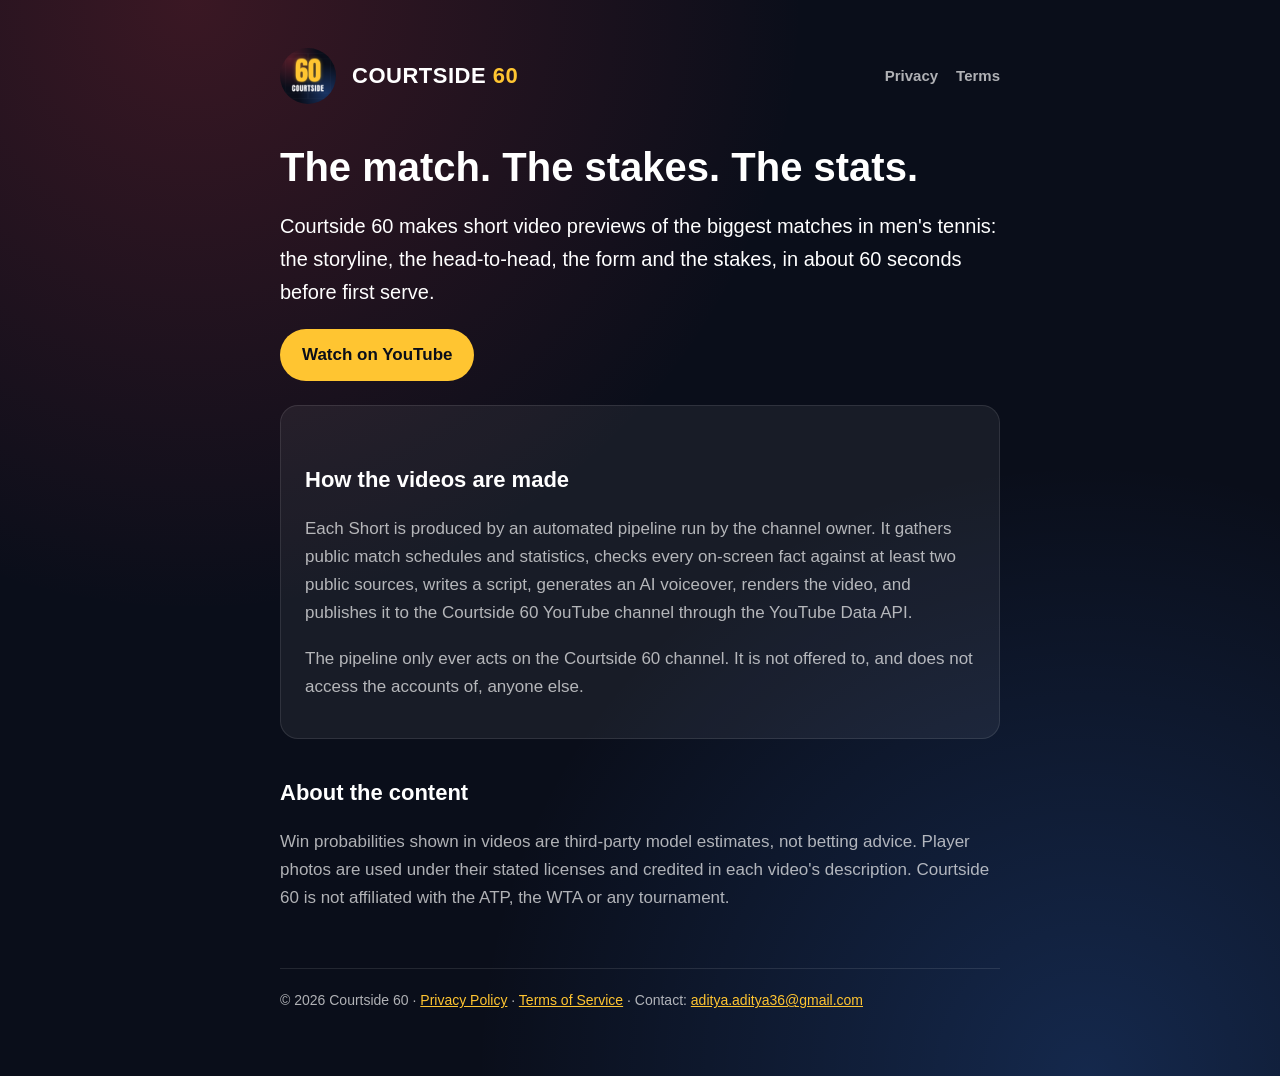
<file: index.html>
<!doctype html>
<html lang="en">
<head>
  <meta charset="utf-8">
  <meta name="viewport" content="width=device-width, initial-scale=1">
  <title>Courtside 60</title>
  <meta name="description" content="Short previews of the biggest matches in men's tennis, about 60 seconds before first serve.">
  <link rel="icon" href="logo.png">
  <link rel="stylesheet" href="style.css">
</head>
<body>
<main>
  <header>
    <img src="logo.png" alt="Courtside 60 logo">
    <a href="./">COURTSIDE <span>60</span></a>
    <nav><a href="privacy.html">Privacy</a><a href="terms.html">Terms</a></nav>
  </header>

  <h1>The match. The stakes. The stats.</h1>
  <p class="lead">Courtside 60 makes short video previews of the biggest matches in men's tennis: the storyline, the head-to-head, the form and the stakes, in about 60 seconds before first serve.</p>
  <p><a class="button" href="https://www.youtube.com/@Courtside60">Watch on YouTube</a></p>

  <div class="card">
    <h2>How the videos are made</h2>
    <p>Each Short is produced by an automated pipeline run by the channel owner. It gathers public match schedules and statistics, checks every on-screen fact against at least two public sources, writes a script, generates an AI voiceover, renders the video, and publishes it to the Courtside 60 YouTube channel through the YouTube Data API.</p>
    <p>The pipeline only ever acts on the Courtside 60 channel. It is not offered to, and does not access the accounts of, anyone else.</p>
  </div>

  <h2>About the content</h2>
  <p>Win probabilities shown in videos are third-party model estimates, not betting advice. Player photos are used under their stated licenses and credited in each video's description. Courtside 60 is not affiliated with the ATP, the WTA or any tournament.</p>

  <footer>
    © 2026 Courtside 60 · <a href="privacy.html">Privacy Policy</a> · <a href="terms.html">Terms of Service</a> · Contact: <a href="mailto:aditya.aditya36@gmail.com">aditya.aditya36@gmail.com</a>
  </footer>
</main>
</body>
</html>
</file>
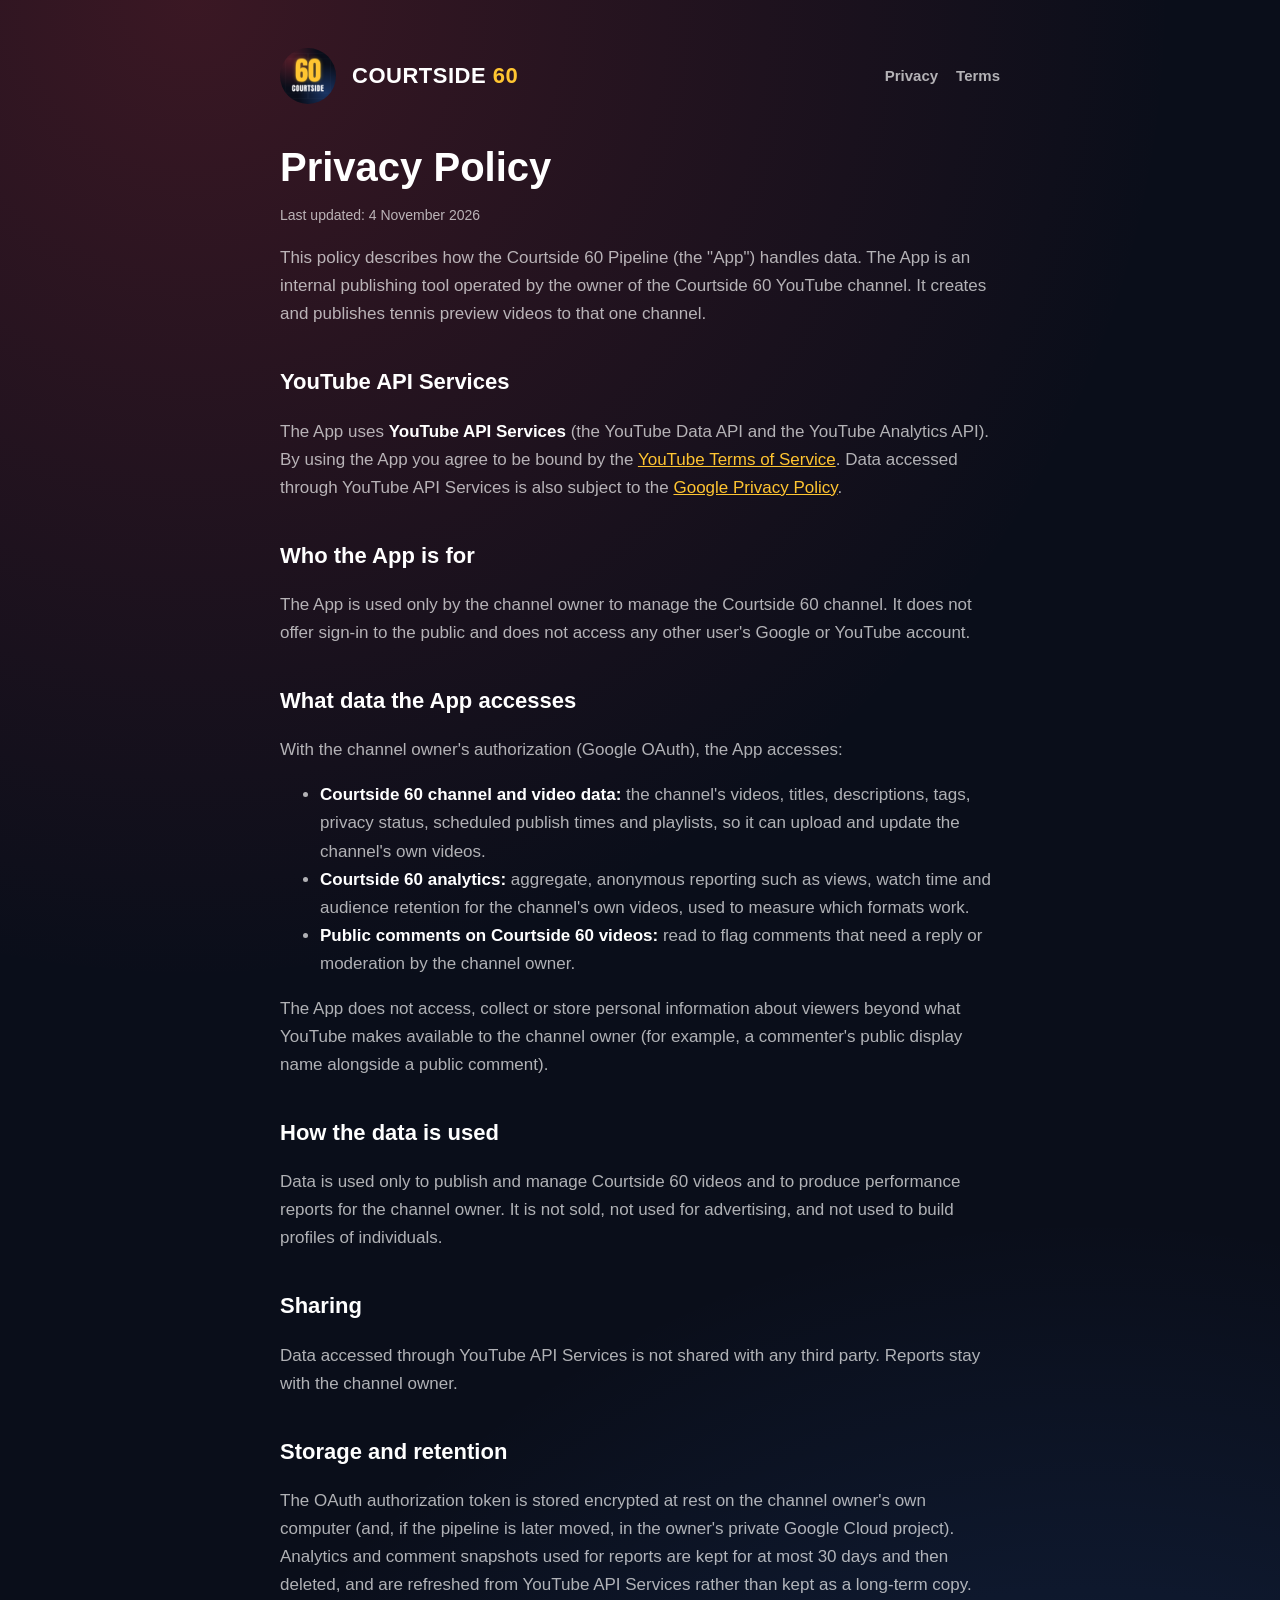
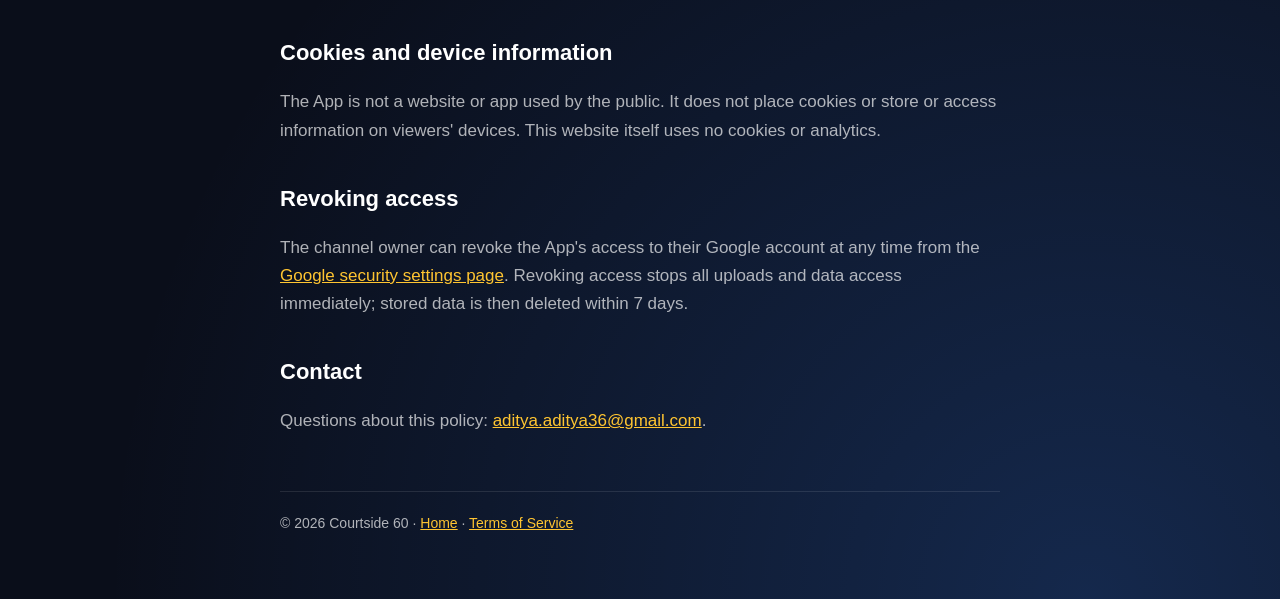
<file: privacy.html>
<!doctype html>
<html lang="en">
<head>
  <meta charset="utf-8">
  <meta name="viewport" content="width=device-width, initial-scale=1">
  <title>Privacy Policy · Courtside 60</title>
  <link rel="icon" href="logo.png">
  <link rel="stylesheet" href="style.css">
</head>
<body>
<main>
  <header>
    <img src="logo.png" alt="Courtside 60 logo">
    <a href="./">COURTSIDE <span>60</span></a>
    <nav><a href="privacy.html">Privacy</a><a href="terms.html">Terms</a></nav>
  </header>

  <h1>Privacy Policy</h1>
  <p class="updated">Last updated: 4 November 2026</p>

  <p>This policy describes how the Courtside 60 Pipeline (the "App") handles data. The App is an internal publishing tool operated by the owner of the Courtside 60 YouTube channel. It creates and publishes tennis preview videos to that one channel.</p>

  <h2>YouTube API Services</h2>
  <p>The App uses <strong>YouTube API Services</strong> (the YouTube Data API and the YouTube Analytics API). By using the App you agree to be bound by the <a href="https://www.youtube.com/t/terms">YouTube Terms of Service</a>. Data accessed through YouTube API Services is also subject to the <a href="https://policies.google.com/privacy">Google Privacy Policy</a>.</p>

  <h2>Who the App is for</h2>
  <p>The App is used only by the channel owner to manage the Courtside 60 channel. It does not offer sign-in to the public and does not access any other user's Google or YouTube account.</p>

  <h2>What data the App accesses</h2>
  <p>With the channel owner's authorization (Google OAuth), the App accesses:</p>
  <ul>
    <li><strong>Courtside 60 channel and video data:</strong> the channel's videos, titles, descriptions, tags, privacy status, scheduled publish times and playlists, so it can upload and update the channel's own videos.</li>
    <li><strong>Courtside 60 analytics:</strong> aggregate, anonymous reporting such as views, watch time and audience retention for the channel's own videos, used to measure which formats work.</li>
    <li><strong>Public comments on Courtside 60 videos:</strong> read to flag comments that need a reply or moderation by the channel owner.</li>
  </ul>
  <p>The App does not access, collect or store personal information about viewers beyond what YouTube makes available to the channel owner (for example, a commenter's public display name alongside a public comment).</p>

  <h2>How the data is used</h2>
  <p>Data is used only to publish and manage Courtside 60 videos and to produce performance reports for the channel owner. It is not sold, not used for advertising, and not used to build profiles of individuals.</p>

  <h2>Sharing</h2>
  <p>Data accessed through YouTube API Services is not shared with any third party. Reports stay with the channel owner.</p>

  <h2>Storage and retention</h2>
  <p>The OAuth authorization token is stored encrypted at rest on the channel owner's own computer (and, if the pipeline is later moved, in the owner's private Google Cloud project). Analytics and comment snapshots used for reports are kept for at most 30 days and then deleted, and are refreshed from YouTube API Services rather than kept as a long-term copy.</p>

  <h2>Cookies and device information</h2>
  <p>The App is not a website or app used by the public. It does not place cookies or store or access information on viewers' devices. This website itself uses no cookies or analytics.</p>

  <h2>Revoking access</h2>
  <p>The channel owner can revoke the App's access to their Google account at any time from the <a href="https://security.google.com/settings/security/permissions">Google security settings page</a>. Revoking access stops all uploads and data access immediately; stored data is then deleted within 7 days.</p>

  <h2>Contact</h2>
  <p>Questions about this policy: <a href="mailto:aditya.aditya36@gmail.com">aditya.aditya36@gmail.com</a>.</p>

  <footer>
    © 2026 Courtside 60 · <a href="./">Home</a> · <a href="terms.html">Terms of Service</a>
  </footer>
</main>
</body>
</html>
</file>
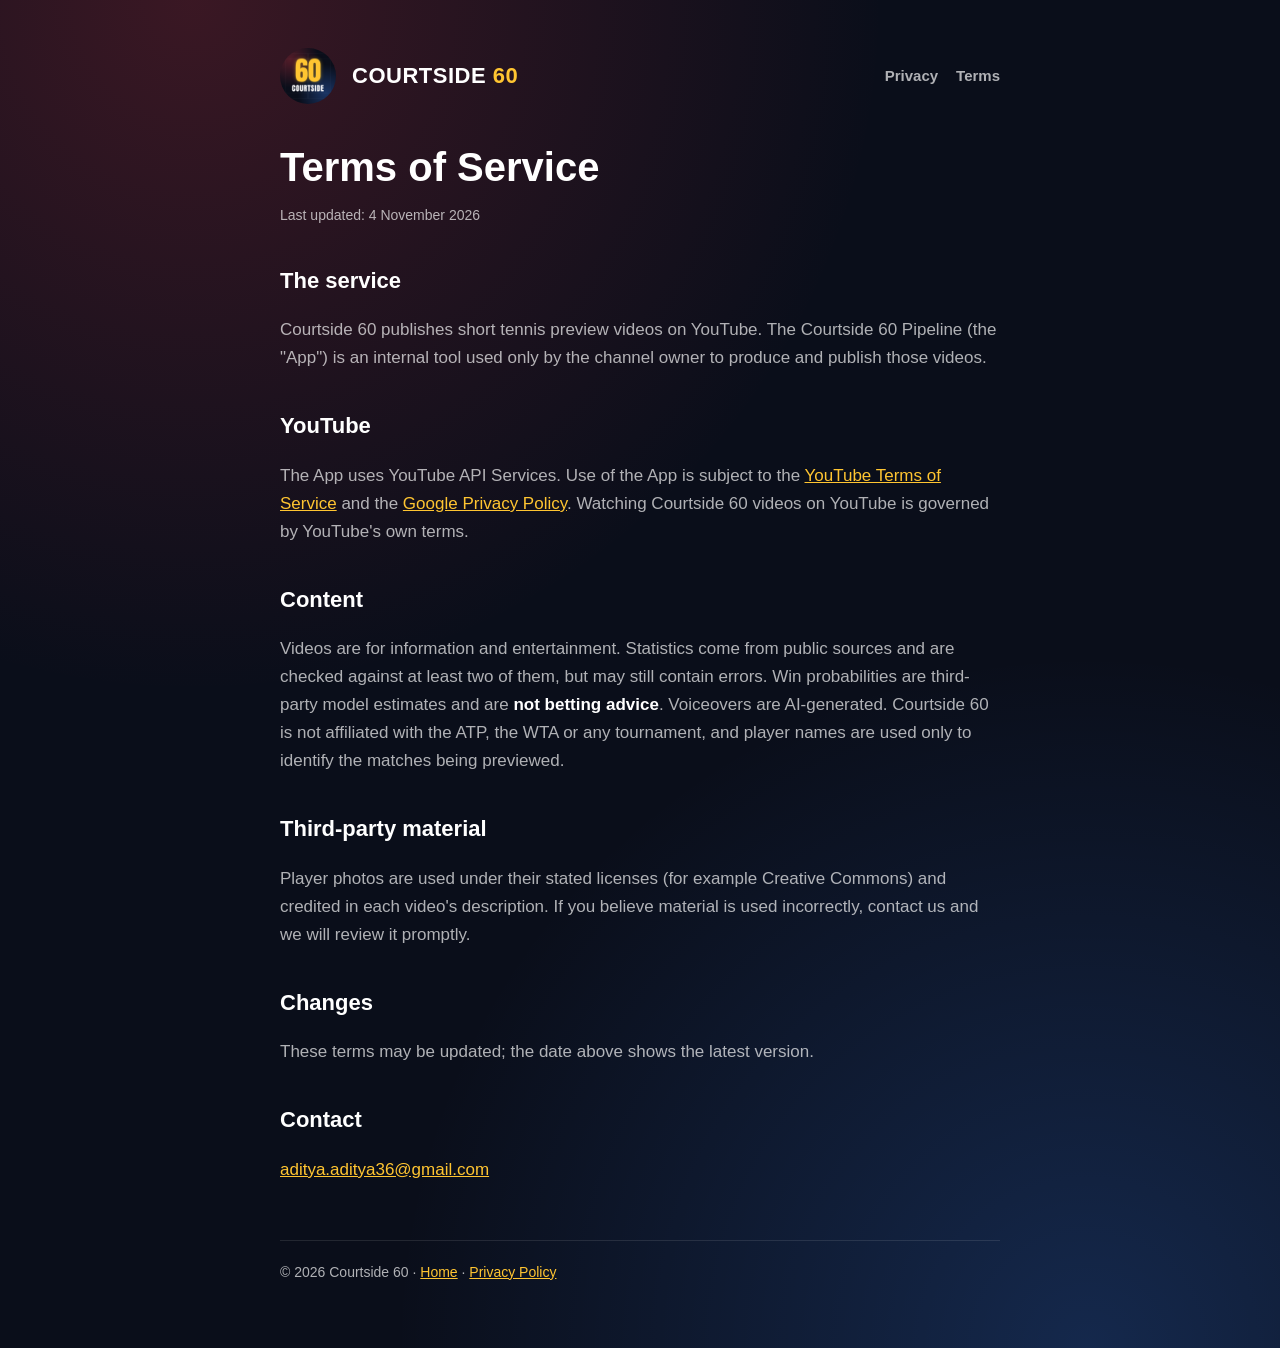
<file: terms.html>
<!doctype html>
<html lang="en">
<head>
  <meta charset="utf-8">
  <meta name="viewport" content="width=device-width, initial-scale=1">
  <title>Terms of Service · Courtside 60</title>
  <link rel="icon" href="logo.png">
  <link rel="stylesheet" href="style.css">
</head>
<body>
<main>
  <header>
    <img src="logo.png" alt="Courtside 60 logo">
    <a href="./">COURTSIDE <span>60</span></a>
    <nav><a href="privacy.html">Privacy</a><a href="terms.html">Terms</a></nav>
  </header>

  <h1>Terms of Service</h1>
  <p class="updated">Last updated: 4 November 2026</p>

  <h2>The service</h2>
  <p>Courtside 60 publishes short tennis preview videos on YouTube. The Courtside 60 Pipeline (the "App") is an internal tool used only by the channel owner to produce and publish those videos.</p>

  <h2>YouTube</h2>
  <p>The App uses YouTube API Services. Use of the App is subject to the <a href="https://www.youtube.com/t/terms">YouTube Terms of Service</a> and the <a href="https://policies.google.com/privacy">Google Privacy Policy</a>. Watching Courtside 60 videos on YouTube is governed by YouTube's own terms.</p>

  <h2>Content</h2>
  <p>Videos are for information and entertainment. Statistics come from public sources and are checked against at least two of them, but may still contain errors. Win probabilities are third-party model estimates and are <strong>not betting advice</strong>. Voiceovers are AI-generated. Courtside 60 is not affiliated with the ATP, the WTA or any tournament, and player names are used only to identify the matches being previewed.</p>

  <h2>Third-party material</h2>
  <p>Player photos are used under their stated licenses (for example Creative Commons) and credited in each video's description. If you believe material is used incorrectly, contact us and we will review it promptly.</p>

  <h2>Changes</h2>
  <p>These terms may be updated; the date above shows the latest version.</p>

  <h2>Contact</h2>
  <p><a href="mailto:aditya.aditya36@gmail.com">aditya.aditya36@gmail.com</a></p>

  <footer>
    © 2026 Courtside 60 · <a href="./">Home</a> · <a href="privacy.html">Privacy Policy</a>
  </footer>
</main>
</body>
</html>
</file>
<file: style.css>
:root {
  --bg: #0a0e1a;
  --panel: rgba(255, 255, 255, 0.06);
  --text: #ffffff;
  --muted: rgba(255, 255, 255, 0.68);
  --gold: #ffc531;
  --red: #e63946;
  --blue: #3a86ff;
}

* { box-sizing: border-box; }

body {
  margin: 0;
  background:
    radial-gradient(circle at 15% 0%, rgba(230, 57, 70, 0.22), transparent 40%),
    radial-gradient(circle at 85% 100%, rgba(58, 134, 255, 0.22), transparent 40%),
    var(--bg);
  color: var(--text);
  font: 17px/1.65 -apple-system, BlinkMacSystemFont, "Segoe UI", Inter, Roboto, sans-serif;
  min-height: 100vh;
}

main { max-width: 760px; margin: 0 auto; padding: 48px 20px 64px; }

header { display: flex; align-items: center; gap: 16px; margin-bottom: 40px; }
header img { width: 56px; height: 56px; border-radius: 50%; }
header a { color: var(--text); text-decoration: none; font-weight: 800; font-size: 22px; letter-spacing: 0.5px; }
header a span { color: var(--gold); }

nav { margin-left: auto; display: flex; gap: 18px; font-size: 15px; }
nav a { color: var(--muted); font-weight: 600; font-size: 15px; letter-spacing: 0; }
nav a:hover { color: var(--text); }

h1 { font-size: 40px; line-height: 1.15; margin: 0 0 12px; }
h2 { font-size: 22px; margin: 36px 0 8px; }
p, li { color: var(--muted); }
strong { color: var(--text); }
a { color: var(--gold); }

.lead { font-size: 20px; color: var(--text); }
.card { background: var(--panel); border: 1px solid rgba(255, 255, 255, 0.1); border-radius: 18px; padding: 20px 24px; margin: 24px 0; }
.button { display: inline-block; background: var(--gold); color: var(--bg); font-weight: 800; padding: 12px 22px; border-radius: 999px; text-decoration: none; }
.updated { font-size: 14px; }

footer { margin-top: 56px; padding-top: 20px; border-top: 1px solid rgba(255, 255, 255, 0.1); font-size: 14px; color: var(--muted); }

@media (max-width: 560px) {
  header { flex-wrap: wrap; }
  nav { margin-left: 0; width: 100%; }
  h1 { font-size: 30px; }
}
</file>
